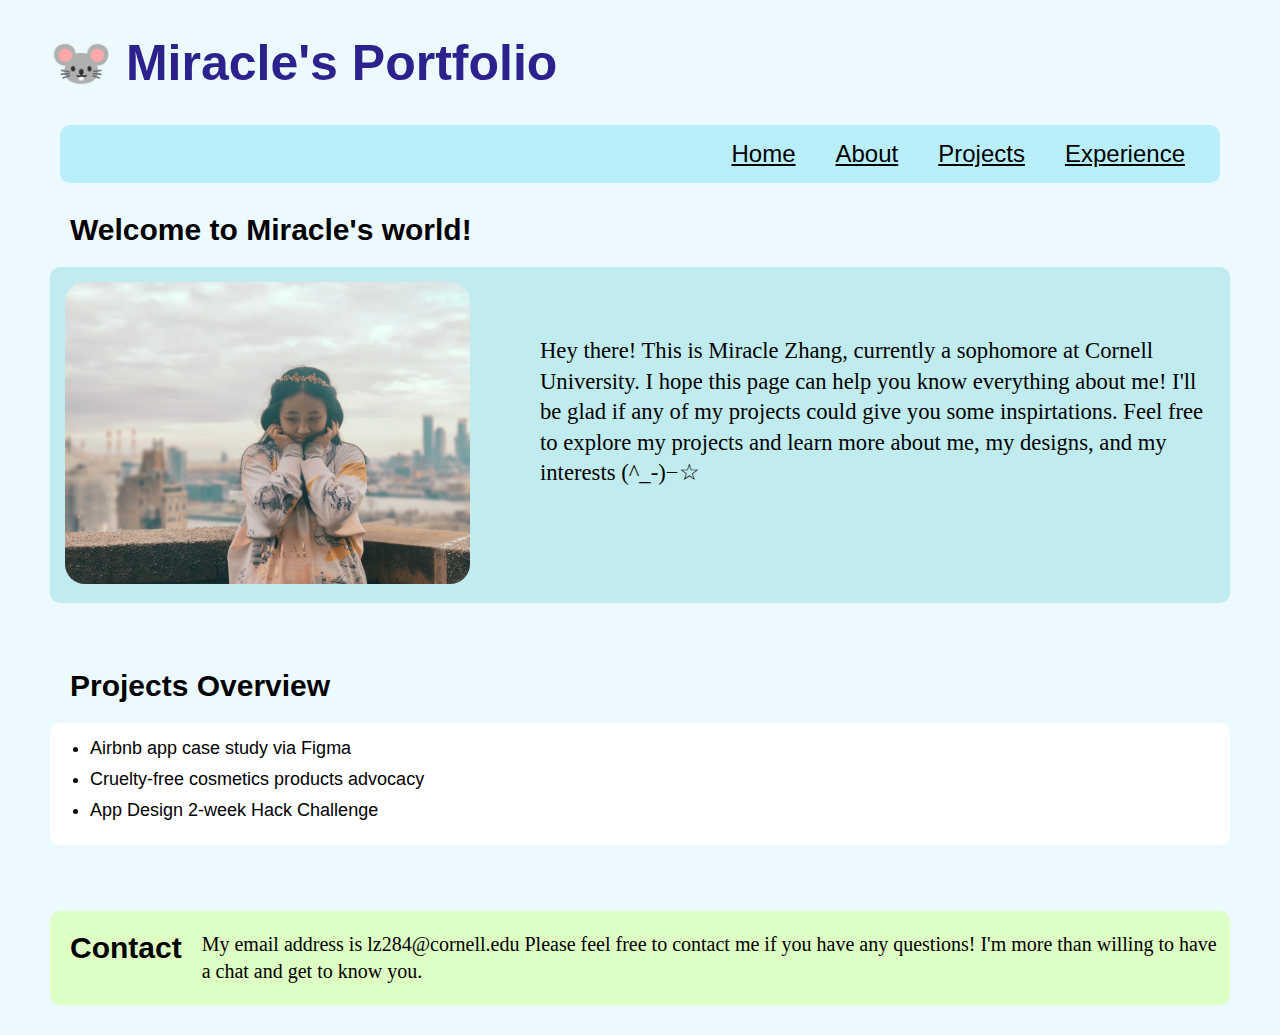
<file: index.html>
<!DOCTYPE html>
<html lang="en">

<head>
    <title>miraclezhang284</title>
    <link rel="stylesheet" type="text/css" href="styles/site.css" media="all" />
</head>

<body>
    <h1>🐭 Miracle's Portfolio</h1>

    <nav>
        <ul>
        <li><a href="index.html">Home</a></li>
        <li><a href="about.html">About</a></li>
        <li><a href="projects.html">Projects</a></li>
        <li><a href="experience.html">Experience</a></li>
        </ul>
    </nav>

    <h2>Welcome to Miracle's world!</h2>
    <div class="intro">

            <!-- Source: (original work) from Miracle Zhang, a photo of me -->
        <picture>
                <img class = "picMe" src="images/me2.jpg" alt="a photo of me">
        </picture>
        <p>Hey there! This is Miracle Zhang, currently a sophomore at Cornell University. I hope this page can help you know everything about me!
            I'll be glad if any of my projects could give you some inspirtations. Feel free to explore my projects and learn more about me, my designs, and my interests (^_-)−☆</p>
    </div>

    <section class="main">

        <h2>Projects Overview</h2>
        <ul class="overview">
            <li> Airbnb app case study via Figma</li>
            <li>Cruelty-free cosmetics products advocacy</li>
            <li>App Design 2-week Hack Challenge</li>
        </ul>

        <!-- <h2>Work Expectations</h2>
        <div class="text-white">
            <p>I love to work a group of people with shared passions, doing cool projects together. I enjoy the process of collaborating with others to solve tricky problems, devoting our time and efforts, and feeling tired but sincerely fulfilled. Sometimes I would appreciate individual working time before I'm able to share my thoughts. </p>
            <p>As an introvert, I might spend more time getting to know people well, but then I'll form a strong emotional connection with them. I'm also willing to listen, so if any members wish to share their feelings or have a very long day, I'm always here to listen and be a good accompany. And I love to get along with outgoing people, as I feel like there'll always be new experiences, ideas, and adventures when I exchange thoughts with them.
            </p>
        </div> -->


    </section>

    <section class="contact">
        <h2>Contact</h2>
        <p>My email address is lz284@cornell.edu
            Please feel free to contact me if you have any questions! I'm more than willing to have a chat and get to know you.</p>
    </section>

</body>
</file>
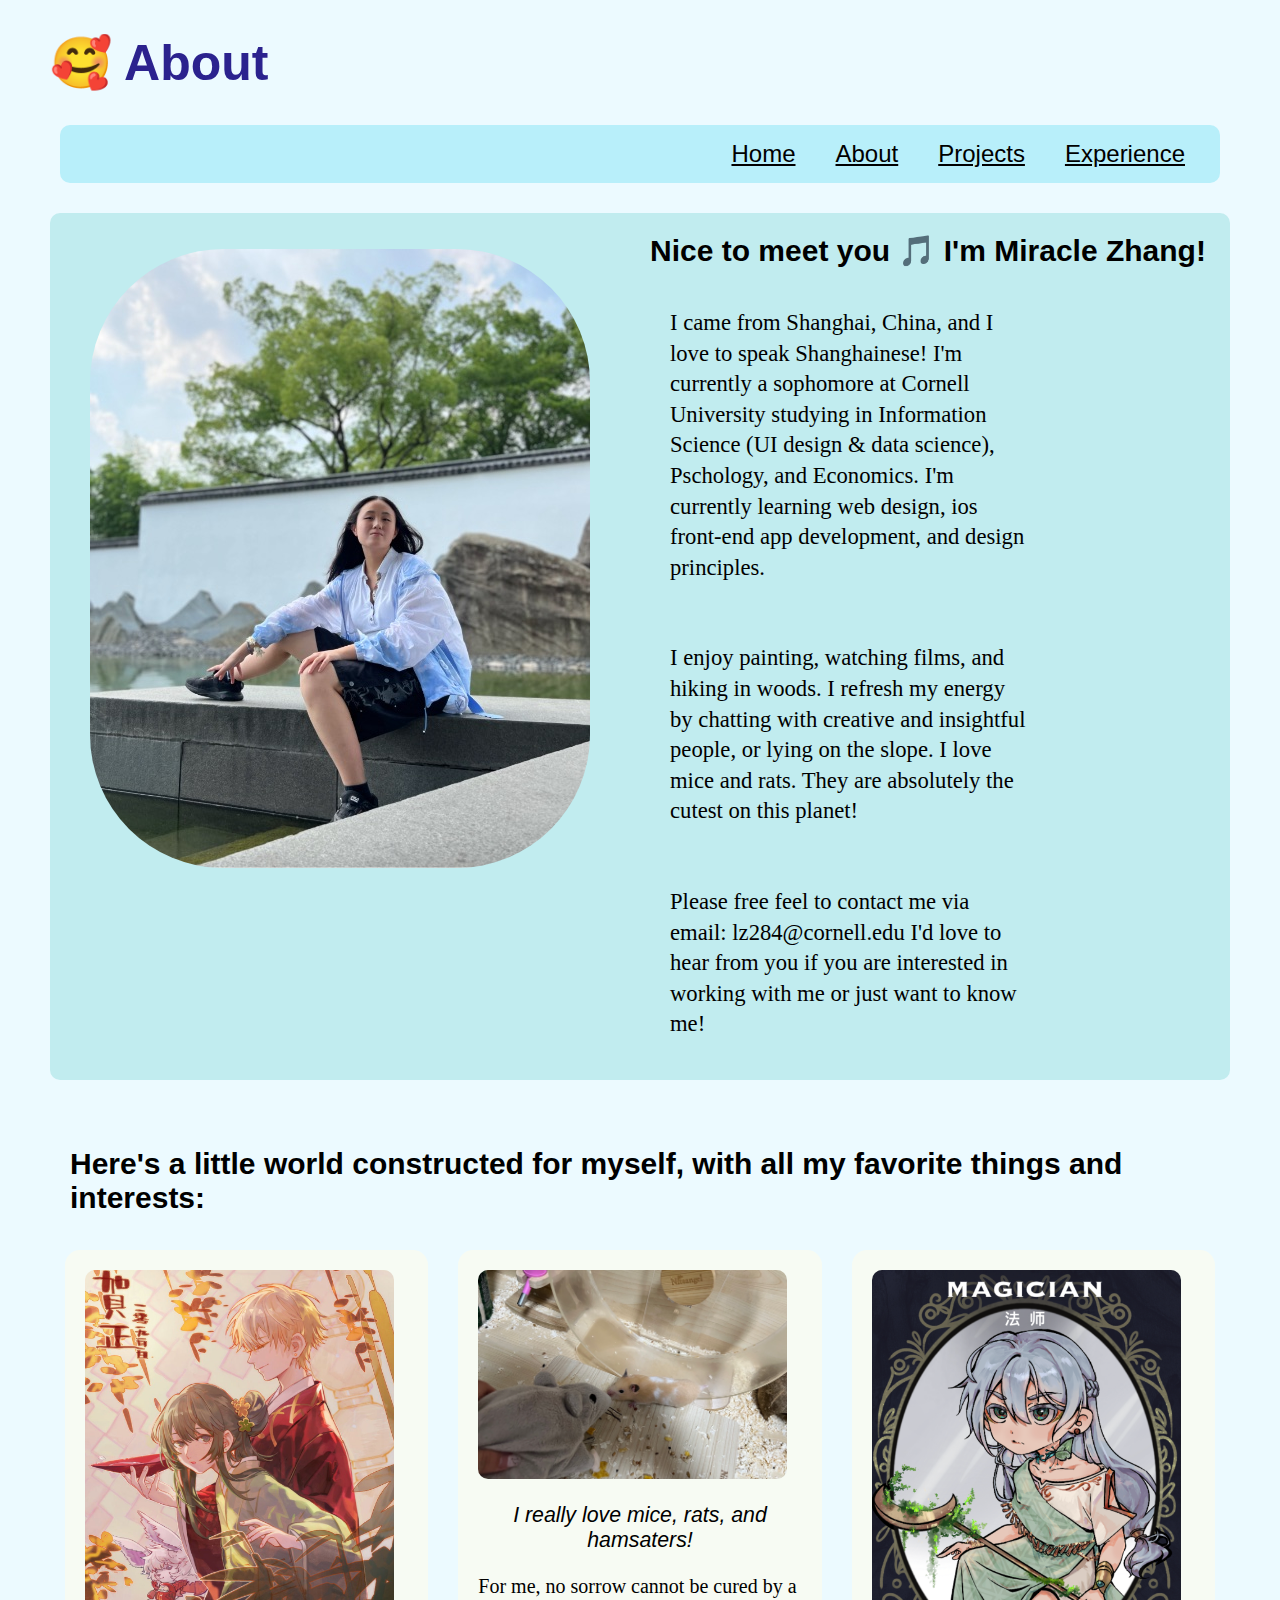
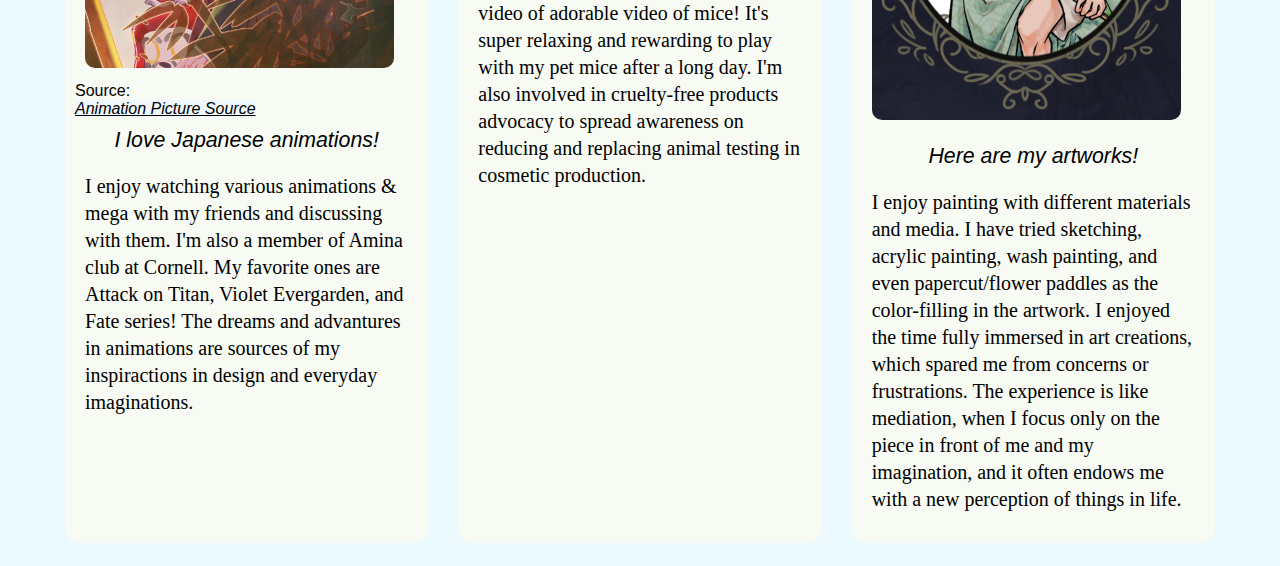
<file: about.html>
<!DOCTYPE html>
<html lang="en">

<head>
    <title>miraclezhang284-about</title>
    <link rel="stylesheet" type="text/css" href="styles/site.css" media="all" />
</head>
<body>
    <h1>🥰 About</h1>
    <nav>
        <ul>
          <li><a href="index.html">Home</a></li>
          <li><a href="about.html">About</a></li>
          <li><a href="projects.html">Projects</a></li>
          <li><a href="experience.html">Experience</a></li>
        </ul>
    </nav>


    <section class="intro">
        <!-- Source: (original work) Miracle Zhang -->
        <figure>
            <img class="me2" src="images/me.jpg" alt="a photo of me">
        </figure>

        <div class="vir2">
            <h2>Nice to meet you 🎵 I'm Miracle Zhang! </h2>

            <p>I came from Shanghai, China, and I love to speak Shanghainese! I'm currently a sophomore at Cornell University studying in Information Science (UI design & data science), Pschology, and Economics. I'm currently learning web design, ios front-end app development, and design principles. </p>
            <p>I enjoy painting, watching films, and hiking in woods. I refresh my energy by chatting with creative and insightful people, or lying on the slope. I love mice and rats. They are absolutely the cutest on this planet! </p>
           <p>Please free feel to contact me via email: lz284@cornell.edu  I'd love to hear from you if you are interested in working with me or just want to know me!</p>
        </div>

    </section>

    <h2>Here's a little world constructed for myself, with all my favorite things and interests:</h2>

    <section class="hor2">

        <div>
            <!-- Source: https://twitter.com/_mark33_?lang=en-->
            <picture>
                <img class="pic" src="images/mega.png" alt="animation picture">
            </picture>
            Source:<cite><a href="https://twitter.com/_mark33_?lang=en">Animation Picture Source</a></cite>

            <strong class="titles">I love Japanese animations!</strong>
            <p>I enjoy watching various animations & mega with my friends and discussing with them. I'm also a member of Amina club at Cornell. My favorite ones are Attack on Titan, Violet Evergarden, and Fate series! The dreams and advantures in animations are sources of my inspiractions in design and everyday imaginations.</p>

        </div>


        <div>
            <!-- Source: (original work) from Miracle Zhang -->
            <picture>
                <img class="pic" src="images/mouse.png" alt="mouse picture">
            </picture>
            <strong class="titles">I really love mice, rats, and hamsaters!</strong>
            <p> For me, no sorrow cannot be cured by a video of adorable video of mice! It's super relaxing and rewarding to play with my pet mice after a long day. I'm also involved in cruelty-free products advocacy to spread awareness on reducing and replacing animal testing in cosmetic production. </p>

        </div>


        <div>
            <!-- Source: (original work) from Miracle Zhang -->
            <picture>
                <img class="pic" src="images/art.png" alt="my artwork">
            </picture>

            <strong class="titles">Here are my artworks!</strong>
            <p>I enjoy painting with different materials and media. I have tried sketching, acrylic painting, wash painting, and even papercut/flower paddles as the color-filling in the artwork. I enjoyed the time fully immersed in art creations, which spared me from concerns or frustrations. The experience is like mediation, when I focus only on the piece in front of me and my imagination, and it often endows me with a new perception of things in life.</p>

        </div>


    </section>

</body>
</file>
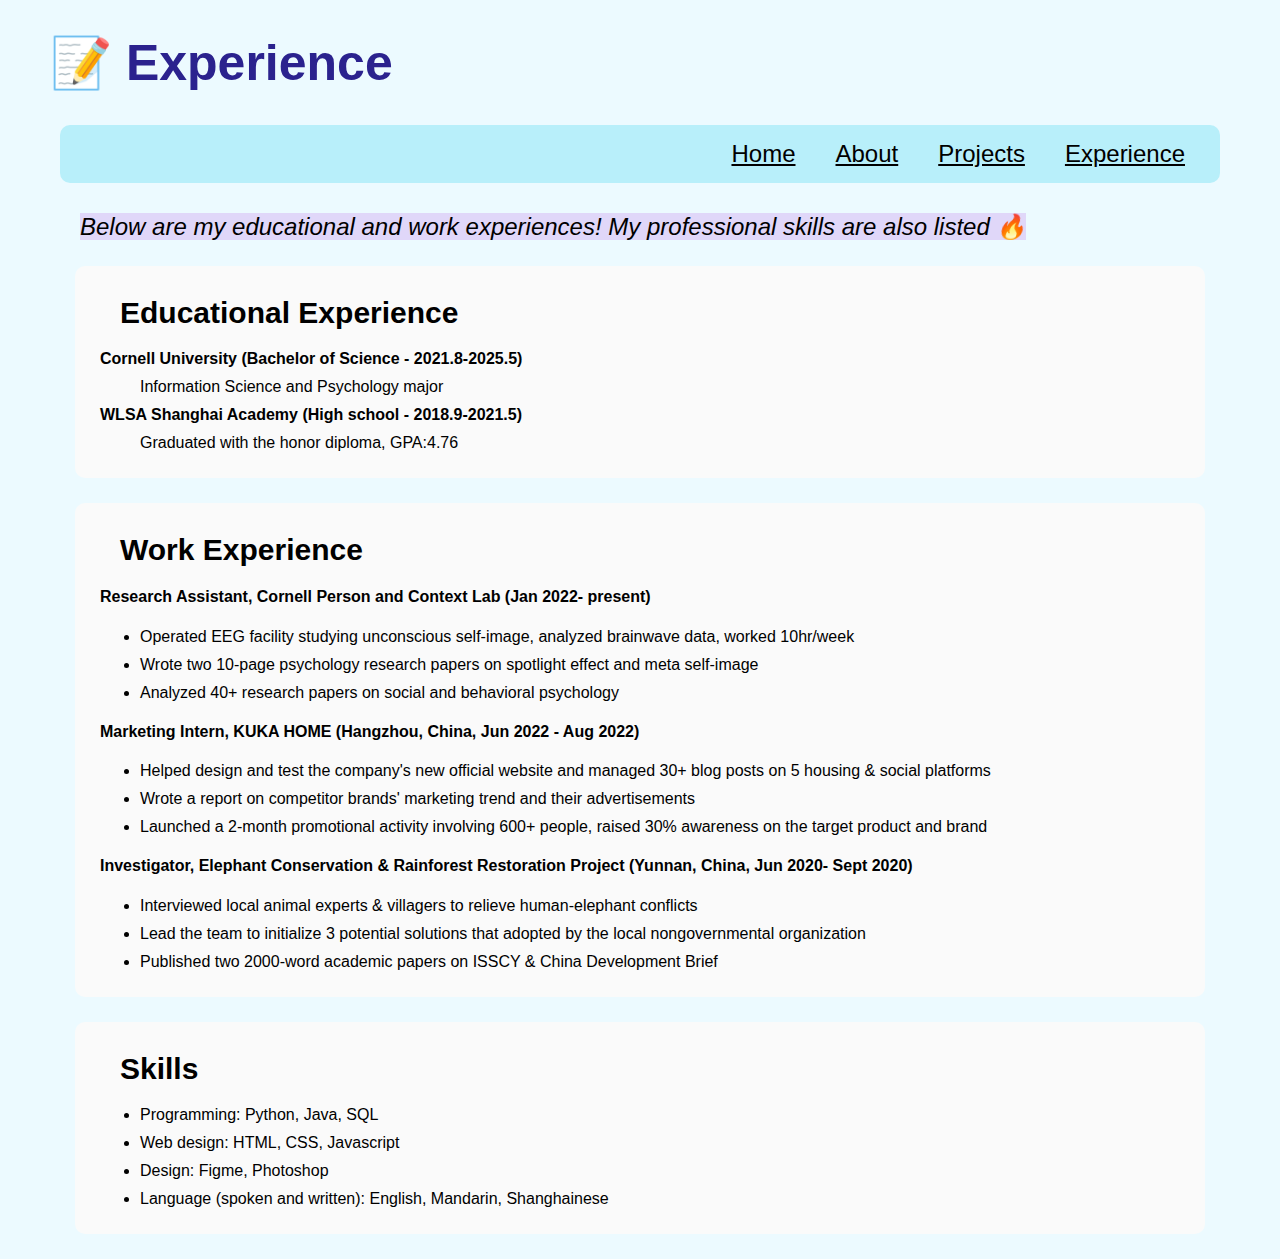
<file: experience.html>
<!DOCTYPE html>
<html lang="en">

<head>
    <title>miraclezhang284-experience</title>
    <link rel="stylesheet" type="text/css" href="styles/site.css" media="all" />
</head>

<body>
    <h1>📝 Experience</h1>
    <nav>
        <ul>
          <li><a href="index.html">Home</a></li>
          <li><a href="about.html">About</a></li>
          <li><a href="projects.html">Projects</a></li>
          <li><a href="experience.html">Experience</a></li>
        </ul>
    </nav>
    <strong class="below">Below are my educational and work experiences! My professional skills are also listed 🔥 </strong>

    <section class="exp">
        <h2>Educational Experience</h2>
        <dl>
            <dt>Cornell University (Bachelor of Science - 2021.8-2025.5)</dt>
            <dd>Information Science and Psychology major</dd>
            <dt>WLSA Shanghai Academy (High school - 2018.9-2021.5)</dt>
            <dd>Graduated with the honor diploma, GPA:4.76</dd>
        </dl>

    </section>

    <section class="exp">
        <h2>Work Experience</h2>

        <section>
            <h4>Research Assistant, Cornell Person and Context Lab (Jan 2022- present)</h4>
            <ul>
                <li>Operated EEG facility studying unconscious self-image, analyzed brainwave data, worked 10hr/week</li>
                <li>Wrote two 10-page psychology research papers on spotlight effect and meta self-image</li>
                <li>Analyzed 40+ research papers on social and behavioral psychology</li>
            </ul>
        </section>
        <section>
            <h4>Marketing Intern, KUKA HOME (Hangzhou, China, Jun 2022 - Aug 2022)</h4>
            <ul>
                <li>Helped design and test the company's new official website and managed 30+ blog posts on 5 housing & social platforms</li>
                <li>Wrote a report on competitor brands' marketing trend and their advertisements</li>
                <li>Launched a 2-month promotional activity involving 600+ people, raised 30% awareness on the target product and brand</li>
            </ul>
        </section>
        <section>
            <h4>Investigator, Elephant Conservation & Rainforest Restoration Project (Yunnan, China, Jun 2020- Sept 2020)</h4>
            <ul>
                <li>Interviewed local animal experts & villagers to relieve human-elephant conflicts</li>
                <li>Lead the team to initialize 3 potential solutions that adopted by the local nongovernmental organization</li>
                <li>Published two 2000-word academic papers on ISSCY & China Development Brief</li>
            </ul>
        </section>

    </section>

    <section class="exp">
        <h2>Skills</h2>
        <ul>
            <li>Programming: Python, Java, SQL</li>
            <li>Web design: HTML, CSS, Javascript</li>
            <li>Design: Figme, Photoshop</li>
            <li>Language (spoken and written): English, Mandarin, Shanghainese</li>
        </ul>
    </section>


</body>
</file>
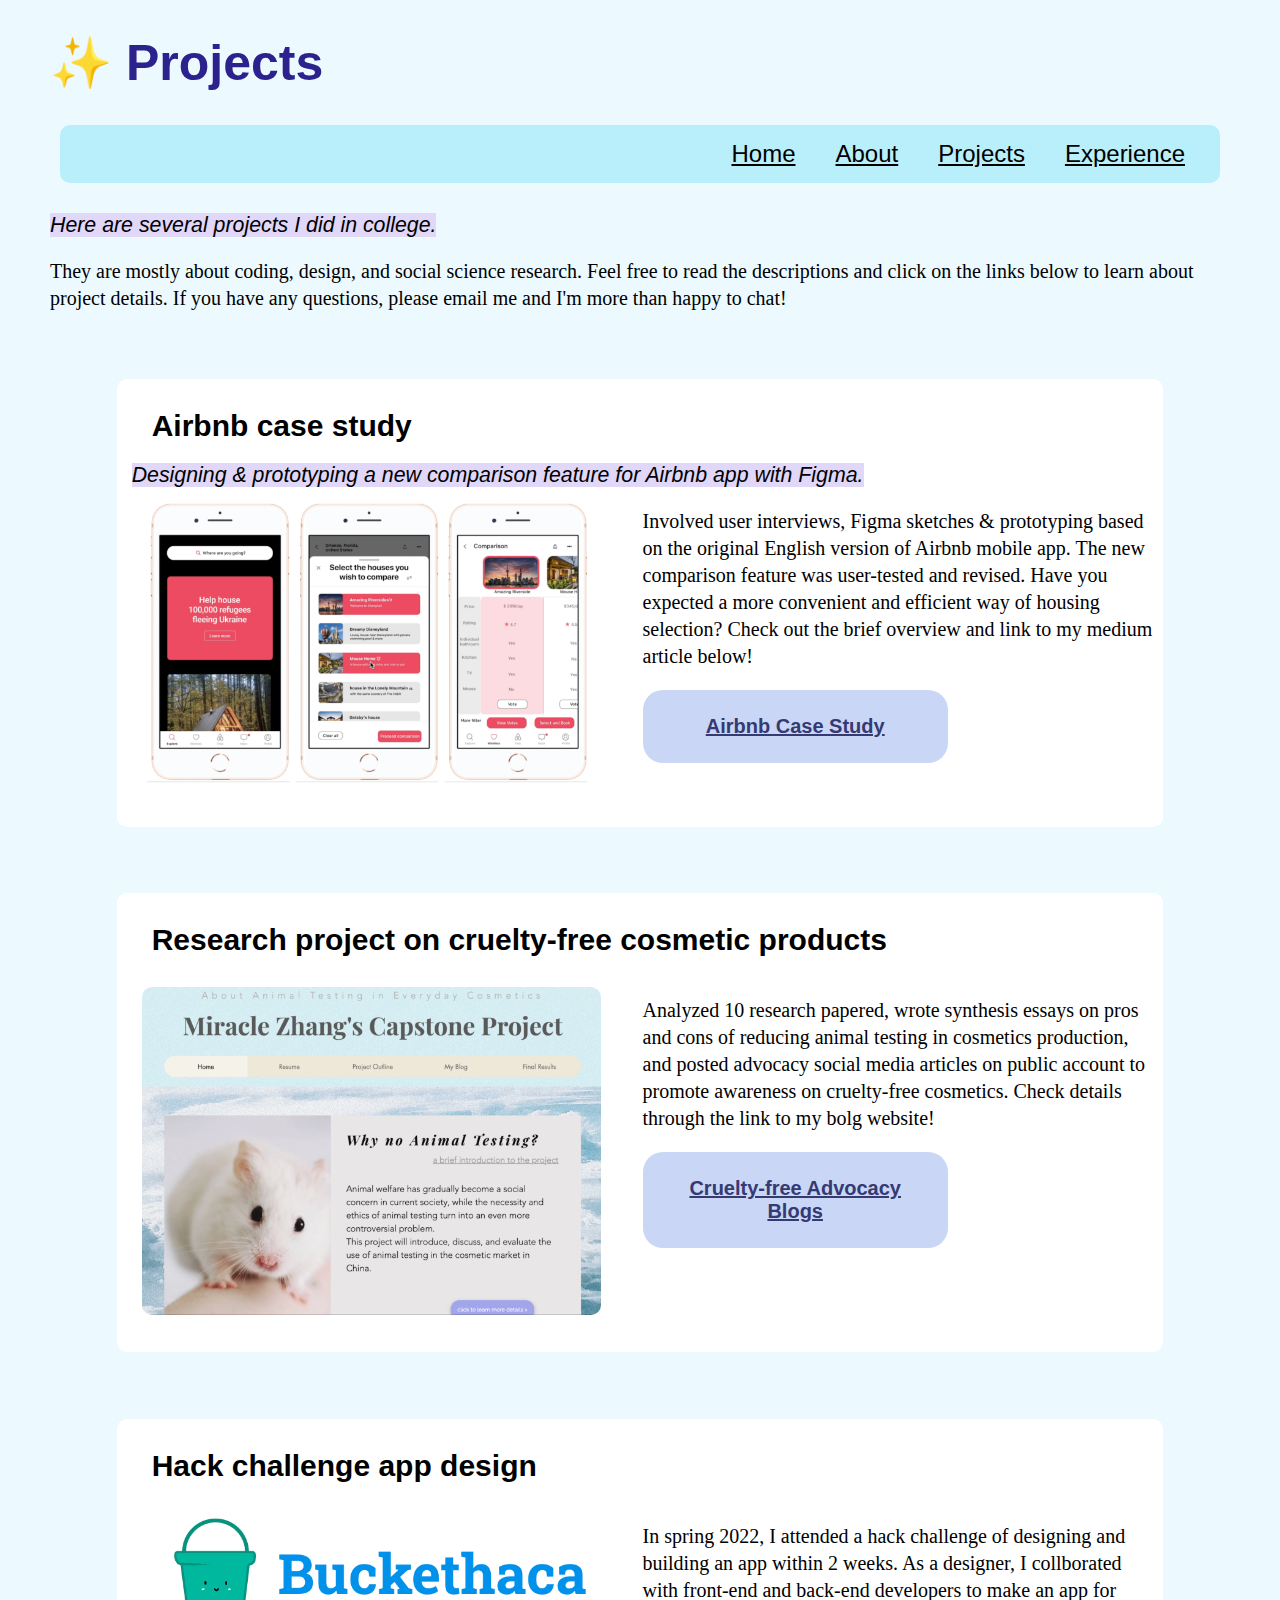
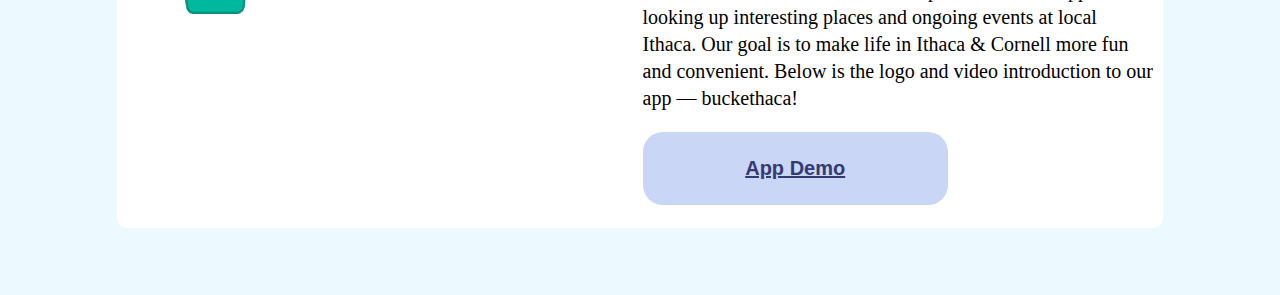
<file: projects.html>
<!DOCTYPE html>
<html lang="en">

<head>
    <title>miraclezhang284-projects</title>
    <link rel="stylesheet" type="text/css" href="styles/site.css" media="all" />
</head>

<body>
    <h1>✨ Projects</h1>
    <nav>
        <ul>
          <li><a href="index.html">Home</a></li>
          <li><a href="about.html">About</a></li>
          <li><a href="projects.html">Projects</a></li>
          <li><a href="experience.html">Experience</a></li>
        </ul>
    </nav>
    <strong>Here are several projects I did in college. </strong>
    <p>They are mostly about coding, design, and social science research. Feel free to read the descriptions and click on the links below to learn about project details. If you have any questions, please email me and I'm more than happy to chat!</p>

    <section class="out">
        <h2>Airbnb case study</h2>
        <strong>Designing & prototyping a new comparison feature for Airbnb app with Figma. </strong>

        <section class="hor">
            <!-- Source: (original work) from Miracle Zhang, a screen shot of prototype on Figma-->
            <picture>
                <img class="pic" src="images/airbnb.png" alt="airbnb picture">
            </picture>

            <div class="vir">
                <p class="text">Involved user interviews, Figma sketches & prototyping based on the original English version of Airbnb mobile app. The new comparison feature was user-tested and revised. Have you expected a more convenient and efficient way of housing selection? Check out the brief overview and link to my medium article below!</p>

                <a href="https://medium.com/@lz284/overcoming-allodoxaphobia-a-new-way-to-compare-on-airbnb-561e2f5f3f65">Airbnb Case Study</a>
            </div>

        </section>


    </section>



    <section class="out">
        <h2> Research project on cruelty-free cosmetic products</h2>

        <section class="hor">
            <!-- Source: (original work) from Miracle Zhang, a screen shot of web designed by myself -->
            <picture>
                <img class="pic" src="images/cruelty-free.png" alt="web design screen shot">
            </picture>
            <div class="vir">
                <p class="text">Analyzed 10 research papered, wrote synthesis essays on pros and cons of reducing animal testing in cosmetics production, and posted advocacy social media articles on public account to promote awareness on cruelty-free cosmetics. Check details through the link to my bolg website!</p>
                <a href="https://xiaolaoshu.wixsite.com/miraclezhang">Cruelty-free Advocacy Blogs</a>
            </div>

        </section>

    </section>


    <section class="out">
        <h2>Hack challenge app design</h2>

        <section class="hor">
            <!-- Source: (original work) from Miracle Zhang, a logo designed by me and my team: Tiffany, Jacqueline, Kelly and Vishaak -->
            <picture>
                <img class="pic" src="images/hack.png" alt="hack challenge logo">
            </picture>
            <div class="vir">
                <p class="text">In spring 2022, I attended a hack challenge of designing and building an app within 2 weeks. As a designer, I collborated with front-end and back-end developers to make an app for looking up interesting places and ongoing events at local Ithaca. Our goal is to make life in Ithaca & Cornell more fun and convenient. Below is the logo and video introduction to our app — buckethaca! </p>
                <a href="https://www.youtube.com/watch?v=XSMC325aZXU">App Demo</a>
            </div>
        </section>

    </section>



</body>
</file>
<file: styles/site.css>
body{
    font-family: 'Trebuchet MS', 'Lucida Sans Unicode', 'Lucida Grande', 'Lucida Sans', Arial, sans-serif;
    background-color: rgb(236, 250, 255);
    margin-left: 50px;
    margin-right: 50px;
}
h1{
    color:rgb(43, 34, 142);
    font-size: 50px;
}
h2{
    color:black;
    margin: 20px;
    font-size:30px;
}

p{
    font-family: Georgia, 'Times New Roman', Times, serif;
    /* border-left:6px solid #a0b7f3; */
    font-size: 20px;
    line-height:135%;
}

a{
    color:black;
    background-color: aliceblue;
}

.below{
    font-size: 18pt;
    margin:30px;
}

strong{
    font-weight: normal;
    font-style: italic;
    font-size: 16pt;
    background-color: rgb(224, 215, 249);
}

dl dt{
    font-weight: bold;
}

picture img{
    border-radius: 20px;
}
nav{
    background-color: rgb(184, 239, 250);
    padding: 5px;
    margin:10px;
    border-radius: 10px;
    margin-bottom: 30px;
}

nav ul{
    display:flex;
    flex-direction: row;
    flex-grow: 2;
    justify-content: flex-end;
    padding:0px;
    margin:0px;
}

nav ul li{
    margin-right: 20px;
    list-style: none;
    padding:10px;
}

li a{
    font-size: 18pt;
    font-family:'Segoe UI', Tahoma, Geneva, Verdana, sans-serif;
    color:black;
    background-color: rgb(184, 239, 250);
}

nav li a:hover{
    color:rgb(184, 239, 250);
    background-color: #f0bcd9;
}




.overview{
    background-color: white;
    border-radius: 10px;
    margin-bottom: 50pt;
    padding-top: 15px;
    padding-bottom: 10pt;
}

.overview li{
    font-size: 18px;
    margin-bottom: 10px;
}


.intro{
    display:flex;
    flex-direction: row;
    background-color: #c1ecef;
    border-radius: 10px;
    margin-bottom: 50pt;

}

.picMe{
    width:90%;

}

.intro picture{
    width: 40%;
    padding: 15px;
}

.intro p{
    width: 60%;
    margin-top: 5%;
    margin-bottom: 5%;
    font-size: 17pt;
    padding:10px;
    padding-right:15px;
}

.hor{
    display:flex;
    flex-direction: row;
    border-radius: 10px;
    padding-bottom: 10pt;
}

.pic{
    width:90%;
    padding: 10px;
}

.hor picture{
    width:50%;
}


.vir{
    display:flex;
    flex-direction: column;
    width: 50%;
    font-size: 20px;
}

.vir2{
    display:flex;
    flex-direction: column;
    width: 80%;
    font-size: 20px;
}
.vir2 p{
    padding: 10px;
    margin-top: 10px;
    margin-left: 30px;
}

.me2{
    border-radius: 100pt;
    margin-top:20px;
}

.hor2{
    display:flex;
    flex-direction: row;
    border-radius: 10px;
}

.hor2 div{
    display:flex;
    flex-direction: column;
    background-color: rgb(247, 251, 243);
    border-radius: 15px;
    padding: 10px;
    margin: 15px;
    width:30%
}

.hor2 div p{
    padding-left: 10px;
    padding-right: 10px;
}


.vir a{
    background-color: #c9d6f6;
    color: #353a72;
    padding:25px;
    border-radius: 20px;
    font-style: normal;
    font-weight: bold;
    width:50%;
    text-align: center;
}

.out{
    background-color: white;
    border-radius: 10px;
    padding: 10px;
    padding-left:15px;
    margin:50pt;
}

.contact{
    display: flex;
    flex-grow: 2;
    background-color: rgb(221, 255, 196);
    border-radius: 10px;
    margin-top: 50pt;
    margin-bottom: 30px;

}

.exp{
    background-color: rgb(250, 250, 250);
    margin:25px;
    padding: 10px;
    padding-left: 25px;
    border-radius: 10px;
    border-left: transparent;
}

.exp dl dt{
    margin-top: 10px;
}
.exp dl dd{
    margin-top: 10px;
}
.exp ul li{
    margin-top: 10px;
}

.text-white{
    background-color: white;
    padding: 10px;

    border-radius: 10px;
}

.titles{
    background-color: rgb(247, 251, 243);
    text-align: center;
    padding-top: 10px;
}
</file>
